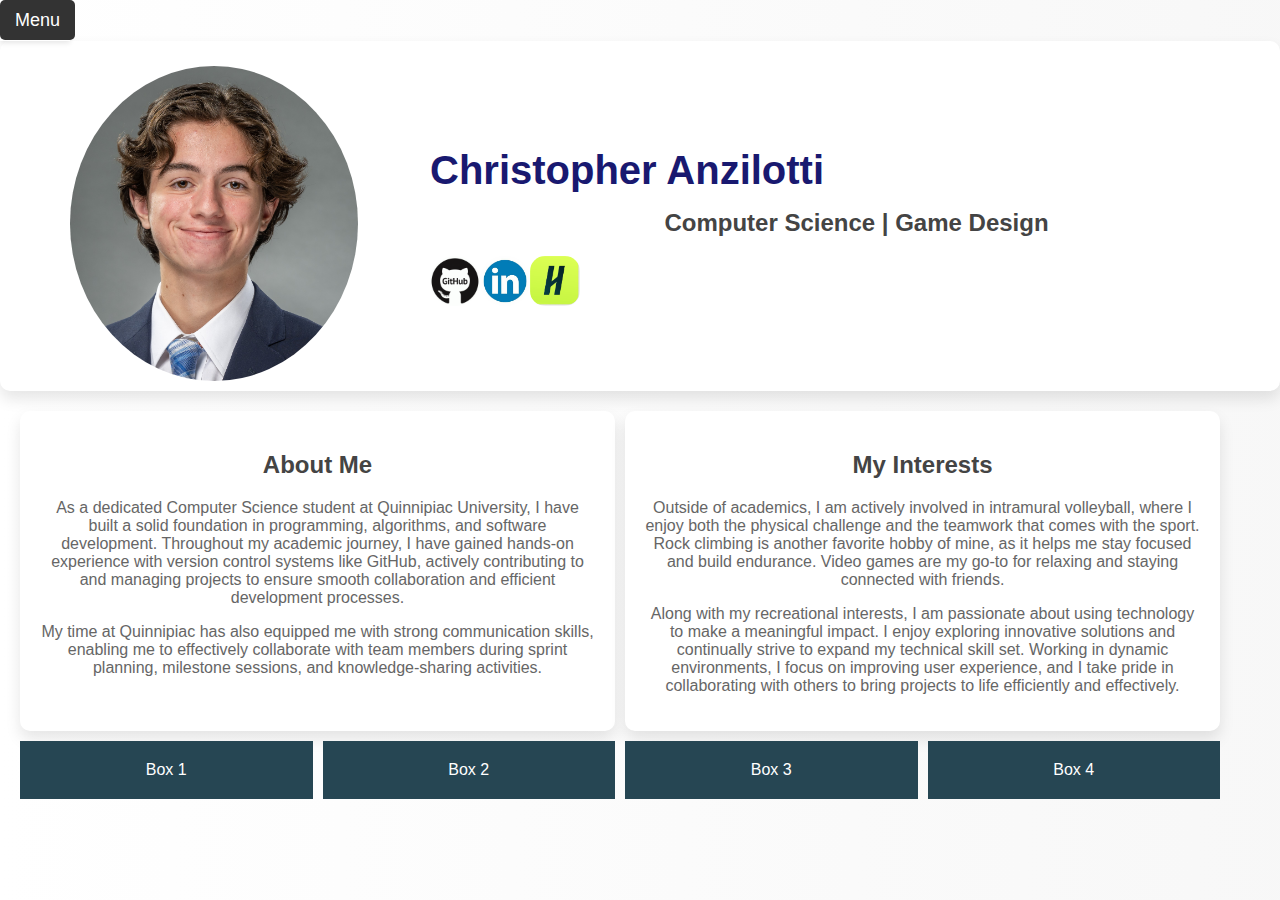
<file: docs/index.html>
<html lang="en">
    <head>
        <title>Chris - Home Page</title>
        <link type="text/css" href="css/styles.css" rel="stylesheet"/>
        <link href="https://fonts.googleapis.com/css2?family=IBM+Plex+Sans:ital,wght@0,100;0,200;0,300;0,400;0,500;0,600;0,700;1,100;1,200;1,300;1,400;1,500;1,600;1,700&family=Mulish:ital,wght@0,200..1000;1,200..1000&display=swap" rel="stylesheet">
        <link href="https://fonts.googleapis.com/css2?family=IBM+Plex+Sans:ital,wght@0,100;0,200;0,300;0,400;0,500;0,600;0,700;1,100;1,200;1,300;1,400;1,500;1,600;1,700&family=Mulish:ital,wght@0,200..1000;1,200..1000&family=Roboto:ital,wght@0,100;0,300;0,400;0,500;0,700;0,900;1,100;1,300;1,400;1,500;1,700;1,900&family=Ruge+Boogie&display=swap" rel="stylesheet">
        <meta charset="UTF-8">
        <meta name="viewport" content="width=device-width, initial-scale=1.0">
    </head>

<body class="background">



    <!-- Navigation Wrapper -->
    <div class="navigation-wrapper">
        <a href="#menu-toggle" id="menu-toggle">Menu</a>
        <nav id="primary-nav" class="site-nav">
            <ul>
                <li><a href="java.html">Java</a></li>
                <li><a href="unity.html">Unity</a></li>
                <li><a href="writings.html">Writings</a></li>
                <li><a href="/about/">Resume</a></li>
            </ul>
        </nav>
    </div>

    <!-- Rest of your page content -->
    <div class="topbar">
        <div>
            <img class="headshot" src="img/headshot.jpg" alt="Image of Me">
        </div>
        <div class="textContainer">
            <h1 class="ChrisName">Christopher Anzilotti</h1>
            <h2 class="degree">Computer Science | Game Design</h2>
            <div class="imageContainer">
                <a href="https://github.com/AnzilottiChristopher?tab=repositories" target="_blank">
                    <img class="githubLogo" src="img/gitHubLogo.gif" alt="GitHub Logo">
                </a>
                <a href="https://www.linkedin.com/in/christopher-anzilotti-668abb294/" target="_blank">
                    <img class="linkedInLogo" src="img/linkedIn.jfif" alt="LinkedIn Logo">
                </a>
                <a href="https://quinnipiac.joinhandshake.com/profiles/48096437" target="_blank">
                    <img class="HandShakeLogo" src="img/handshake-logo.png" alt="HandShake Logo">
                </a>
            </div>
        </div>
    </div>

    <!-- Grid Layout Section Added -->
    <div class="container">
        <div class="grid-container">
            <section class="section1">
                <h2>About Me</h2>
                <p>
                    As a dedicated Computer Science student at Quinnipiac University, I have built a solid foundation in programming, algorithms, and software development. Throughout my academic journey, I have gained hands-on experience with version control systems like GitHub, actively contributing to and managing projects to ensure smooth collaboration and efficient development processes.
                </p>
                <p>
                    My time at Quinnipiac has also equipped me with strong communication skills, enabling me to effectively collaborate with team members during sprint planning, milestone sessions, and knowledge-sharing activities.
                </p>
            </section>

            <section class="section2">
                <h2>My Interests</h2>
                <p>
                    Outside of academics, I am actively involved in intramural volleyball, where I enjoy both the physical challenge and the teamwork that comes with the sport. Rock climbing is another favorite hobby of mine, as it helps me stay focused and build endurance. Video games are my go-to for relaxing and staying connected with friends.
                </p>
                <p>
                    Along with my recreational interests, I am passionate about using technology to make a meaningful impact. I enjoy exploring innovative solutions and continually strive to expand my technical skill set. Working in dynamic environments, I focus on improving user experience, and I take pride in collaborating with others to bring projects to life efficiently and effectively.
                </p>
            </section>

            <div class="box">Box 1</div>
            <div class="box">Box 2</div>
            <div class="box">Box 3</div>
            <div class="box">Box 4</div>
        </div>
    </div>



</body>
</html>
</file>
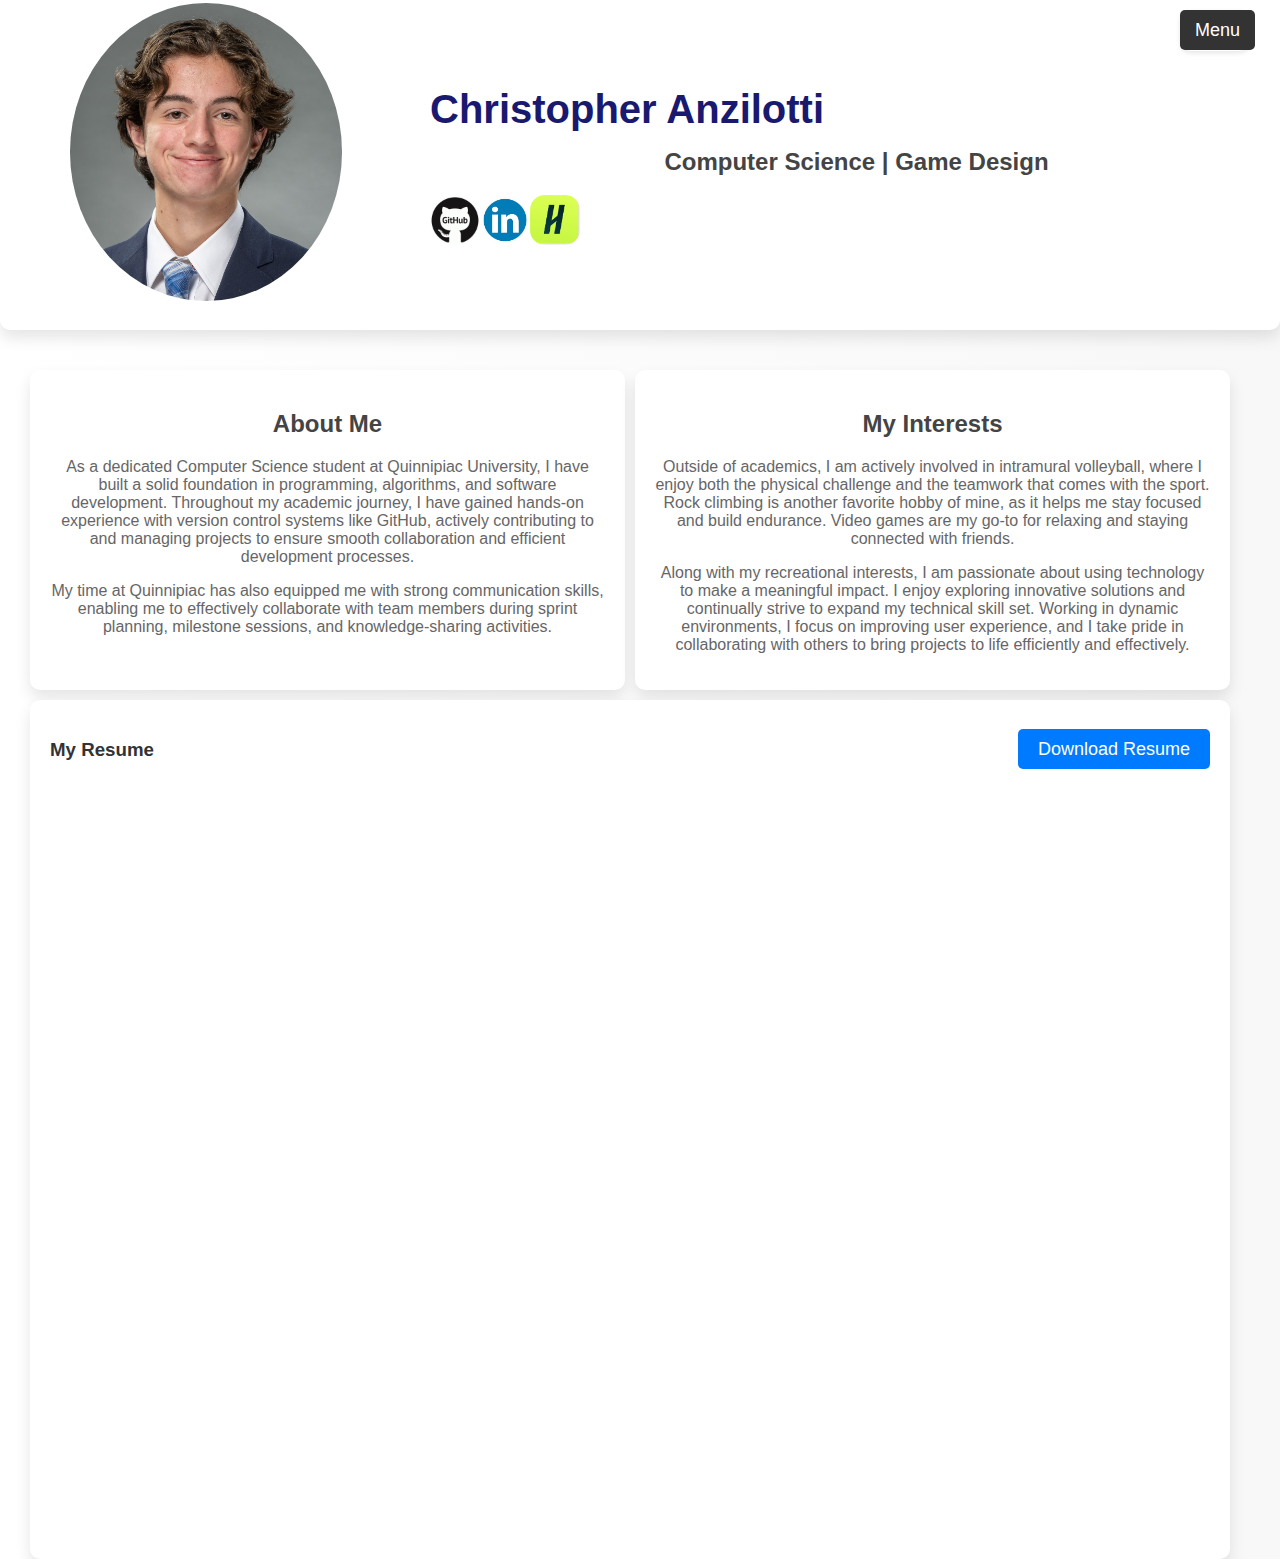
<file: docs/home.html>
<html lang="en">
    <head>
        <title>Chris - Home Page</title>
        <link type="text/css" href="styles.css" rel="stylesheet"/>
        <link href="https://fonts.googleapis.com/css2?family=IBM+Plex+Sans:ital,wght@0,100;0,200;0,300;0,400;0,500;0,600;0,700;1,100;1,200;1,300;1,400;1,500;1,600;1,700&family=Mulish:ital,wght@0,200..1000;1,200..1000&display=swap" rel="stylesheet">
        <link href="https://fonts.googleapis.com/css2?family=IBM+Plex+Sans:ital,wght@0,100;0,200;0,300;0,400;0,500;0,600;0,700;1,100;1,200;1,300;1,400;1,500;1,600;1,700&family=Mulish:ital,wght@0,200..1000;1,200..1000&family=Roboto:ital,wght@0,100;0,300;0,400;0,500;0,700;0,900;1,100;1,300;1,400;1,500;1,700;1,900&family=Ruge+Boogie&display=swap" rel="stylesheet">
        <meta charset="UTF-8">
        <meta name="viewport" content="width=device-width, initial-scale=1.0">
    </head>

<body class="background">
    <!-- Hidden Nav -->
    <div class="hamburger-menu" id="menu-hamburger" onclick="toggleMenu()">&#9776;</div>

    <!-- New Navigation Menu (Initially hidden) -->
    <nav id="hidden-nav" class="site-nav">
        <ul>
            <li><a href="java.html">Java</a></li>
            <li><a href="unity.html">Unity</a></li>
            <li><a href="writings.html">Writings</a></li>
        </ul>
    </nav>
    

    <!-- Navigation Wrapper -->
    <div class="navigation-wrapper" id="navigation">
        <a href="#" id="menu-toggle">Menu</a>
        <nav id="primary-nav" class="site-nav">
            <ul>
                <li><a href="java.html">Java</a></li>
                <li><a href="unity.html">Unity</a></li>
                <li><a href="writings.html">Writings</a></li>
            </ul>
        </nav>
    </div>

    <!-- Rest of your page content -->
    <div class="topbar">
        <div>
            <img class="headshot" src="img/headshot.jpg" alt="Image of Me">
        </div>
        <div class="textContainer">
            <h1 class="ChrisName">Christopher Anzilotti</h1>
            <h2 class="degree">Computer Science | Game Design</h2>
            <div class="imageContainer">
                <a href="https://github.com/AnzilottiChristopher?tab=repositories" target="_Chris">
                    <img class="githubLogo" src="img/gitHubLogo.gif" alt="GitHub Logo">
                </a>
                <a href="https://www.linkedin.com/in/christopher-anzilotti-668abb294/" target="_Chris">
                    <img class="linkedInLogo" src="img/linkedIn.jfif" alt="LinkedIn Logo">
                </a>
                <a href="https://quinnipiac.joinhandshake.com/profiles/48096437" target="_Chris">
                    <img class="HandShakeLogo" src="img/handshake-logo.png" alt="HandShake Logo">
                </a>
            </div>
        </div>
    </div>

    <!-- Grid Layout Section Added -->
    <div class="container">
        <div class="grid-container">
            <section class="section1">
                <h2>About Me</h2>
                <p>
                    As a dedicated Computer Science student at Quinnipiac University, I have built a solid foundation in programming, algorithms, and software development. Throughout my academic journey, I have gained hands-on experience with version control systems like GitHub, actively contributing to and managing projects to ensure smooth collaboration and efficient development processes.
                </p>
                <p>
                    My time at Quinnipiac has also equipped me with strong communication skills, enabling me to effectively collaborate with team members during sprint planning, milestone sessions, and knowledge-sharing activities.
                </p>
            </section>
    
            <section class="section2">
                <h2>My Interests</h2>
                <p>
                    Outside of academics, I am actively involved in intramural volleyball, where I enjoy both the physical challenge and the teamwork that comes with the sport. Rock climbing is another favorite hobby of mine, as it helps me stay focused and build endurance. Video games are my go-to for relaxing and staying connected with friends.
                </p>
                <p>
                    Along with my recreational interests, I am passionate about using technology to make a meaningful impact. I enjoy exploring innovative solutions and continually strive to expand my technical skill set. Working in dynamic environments, I focus on improving user experience, and I take pride in collaborating with others to bring projects to life efficiently and effectively.
                </p>
            </section>
            
            <section class="pdf-viewer">
                <div class="ResumeSection">        
                    <h3>My Resume</h3>
                    <p><a href="AnzilottiResume.pdf" target="_blank" download>Download Resume</a></p>
                </div>
                <div class="pdf-container">
                    <iframe src="AnzilottiResume.pdf#zoom=120" class="pdf-embed"></iframe>
                </div>
            </section>
        </div>
    </div>
    <script src = "hamburger.js"></script>

</body>
</html>
</file>
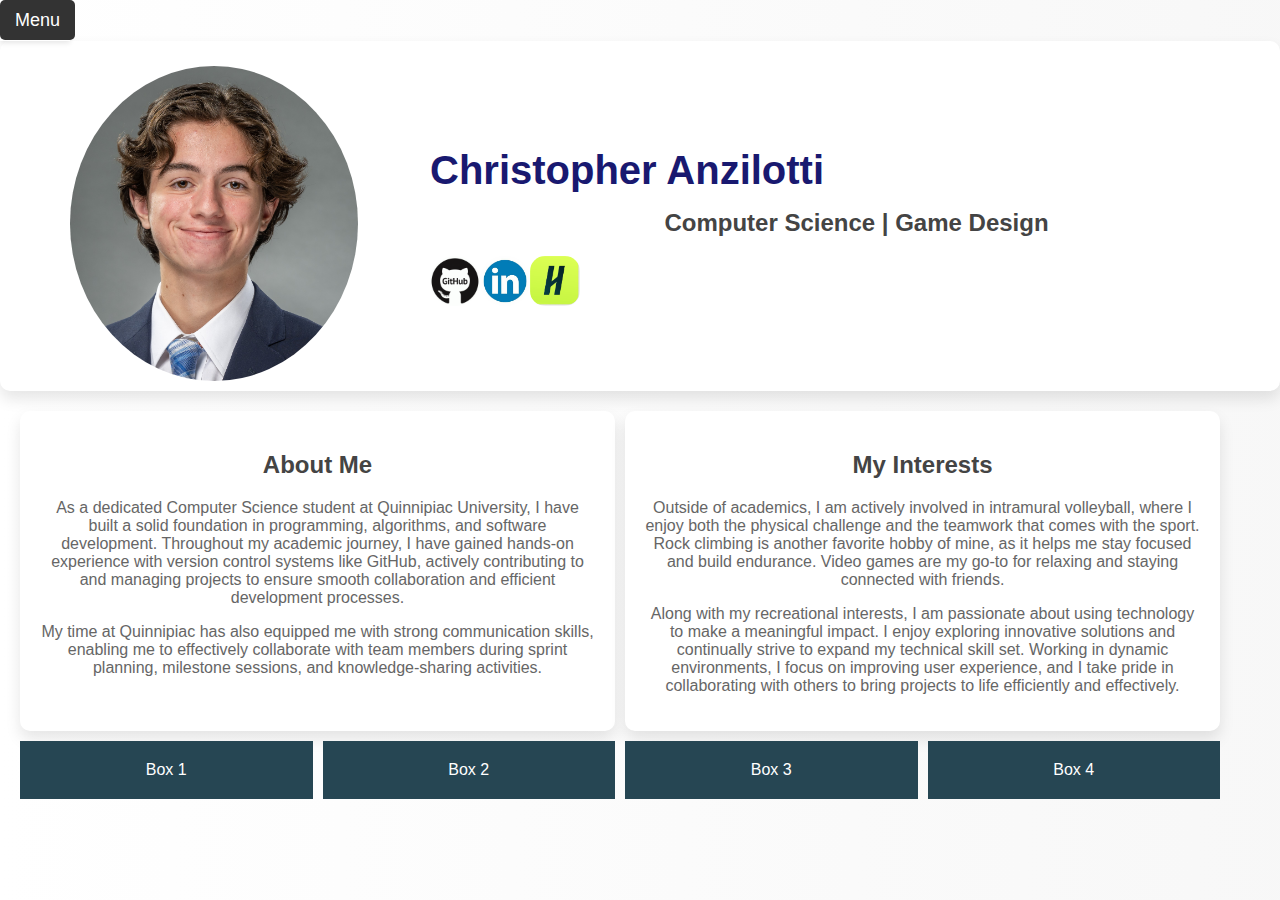
<file: html/home.html>
<html lang="en">
    <head>
        <title>Chris - Home Page</title>
        <link type="text/css" href="../css/styles.css" rel="stylesheet"/>
        <link href="https://fonts.googleapis.com/css2?family=IBM+Plex+Sans:ital,wght@0,100;0,200;0,300;0,400;0,500;0,600;0,700;1,100;1,200;1,300;1,400;1,500;1,600;1,700&family=Mulish:ital,wght@0,200..1000;1,200..1000&display=swap" rel="stylesheet">
        <link href="https://fonts.googleapis.com/css2?family=IBM+Plex+Sans:ital,wght@0,100;0,200;0,300;0,400;0,500;0,600;0,700;1,100;1,200;1,300;1,400;1,500;1,600;1,700&family=Mulish:ital,wght@0,200..1000;1,200..1000&family=Roboto:ital,wght@0,100;0,300;0,400;0,500;0,700;0,900;1,100;1,300;1,400;1,500;1,700;1,900&family=Ruge+Boogie&display=swap" rel="stylesheet">
        <meta charset="UTF-8">
        <meta name="viewport" content="width=device-width, initial-scale=1.0">
    </head>

<body class="background">



    <!-- Navigation Wrapper -->
    <div class="navigation-wrapper">
        <a href="#menu-toggle" id="menu-toggle">Menu</a>
        <nav id="primary-nav" class="site-nav">
            <ul>
                <li><a href="java.html">Java</a></li>
                <li><a href="unity.html">Unity</a></li>
                <li><a href="writings.html">Writings</a></li>
                <li><a href="/about/">Resume</a></li>
            </ul>
        </nav>
    </div>

    <!-- Rest of your page content -->
    <div class="topbar">
        <div>
            <img class="headshot" src="../img/headshot.jpg" alt="Image of Me">
        </div>
        <div class="textContainer">
            <h1 class="ChrisName">Christopher Anzilotti</h1>
            <h2 class="degree">Computer Science | Game Design</h2>
            <div class="imageContainer">
                <a href="https://github.com/AnzilottiChristopher?tab=repositories" target="_blank">
                    <img class="githubLogo" src="../img/gitHubLogo.gif" alt="GitHub Logo">
                </a>
                <a href="https://www.linkedin.com/in/christopher-anzilotti-668abb294/" target="_blank">
                    <img class="linkedInLogo" src="../img/linkedIn.jfif" alt="LinkedIn Logo">
                </a>
                <a href="https://quinnipiac.joinhandshake.com/profiles/48096437" target="_blank">
                    <img class="HandShakeLogo" src="../img/handshake-logo.png" alt="HandShake Logo">
                </a>
            </div>
        </div>
    </div>

    <!-- Grid Layout Section Added -->
    <div class="container">
        <div class="grid-container">
            <section class="section1">
                <h2>About Me</h2>
                <p>
                    As a dedicated Computer Science student at Quinnipiac University, I have built a solid foundation in programming, algorithms, and software development. Throughout my academic journey, I have gained hands-on experience with version control systems like GitHub, actively contributing to and managing projects to ensure smooth collaboration and efficient development processes.
                </p>
                <p>
                    My time at Quinnipiac has also equipped me with strong communication skills, enabling me to effectively collaborate with team members during sprint planning, milestone sessions, and knowledge-sharing activities.
                </p>
            </section>

            <section class="section2">
                <h2>My Interests</h2>
                <p>
                    Outside of academics, I am actively involved in intramural volleyball, where I enjoy both the physical challenge and the teamwork that comes with the sport. Rock climbing is another favorite hobby of mine, as it helps me stay focused and build endurance. Video games are my go-to for relaxing and staying connected with friends.
                </p>
                <p>
                    Along with my recreational interests, I am passionate about using technology to make a meaningful impact. I enjoy exploring innovative solutions and continually strive to expand my technical skill set. Working in dynamic environments, I focus on improving user experience, and I take pride in collaborating with others to bring projects to life efficiently and effectively.
                </p>
            </section>

            <div class="box">Box 1</div>
            <div class="box">Box 2</div>
            <div class="box">Box 3</div>
            <div class="box">Box 4</div>
        </div>
    </div>



</body>
</html>
</file>
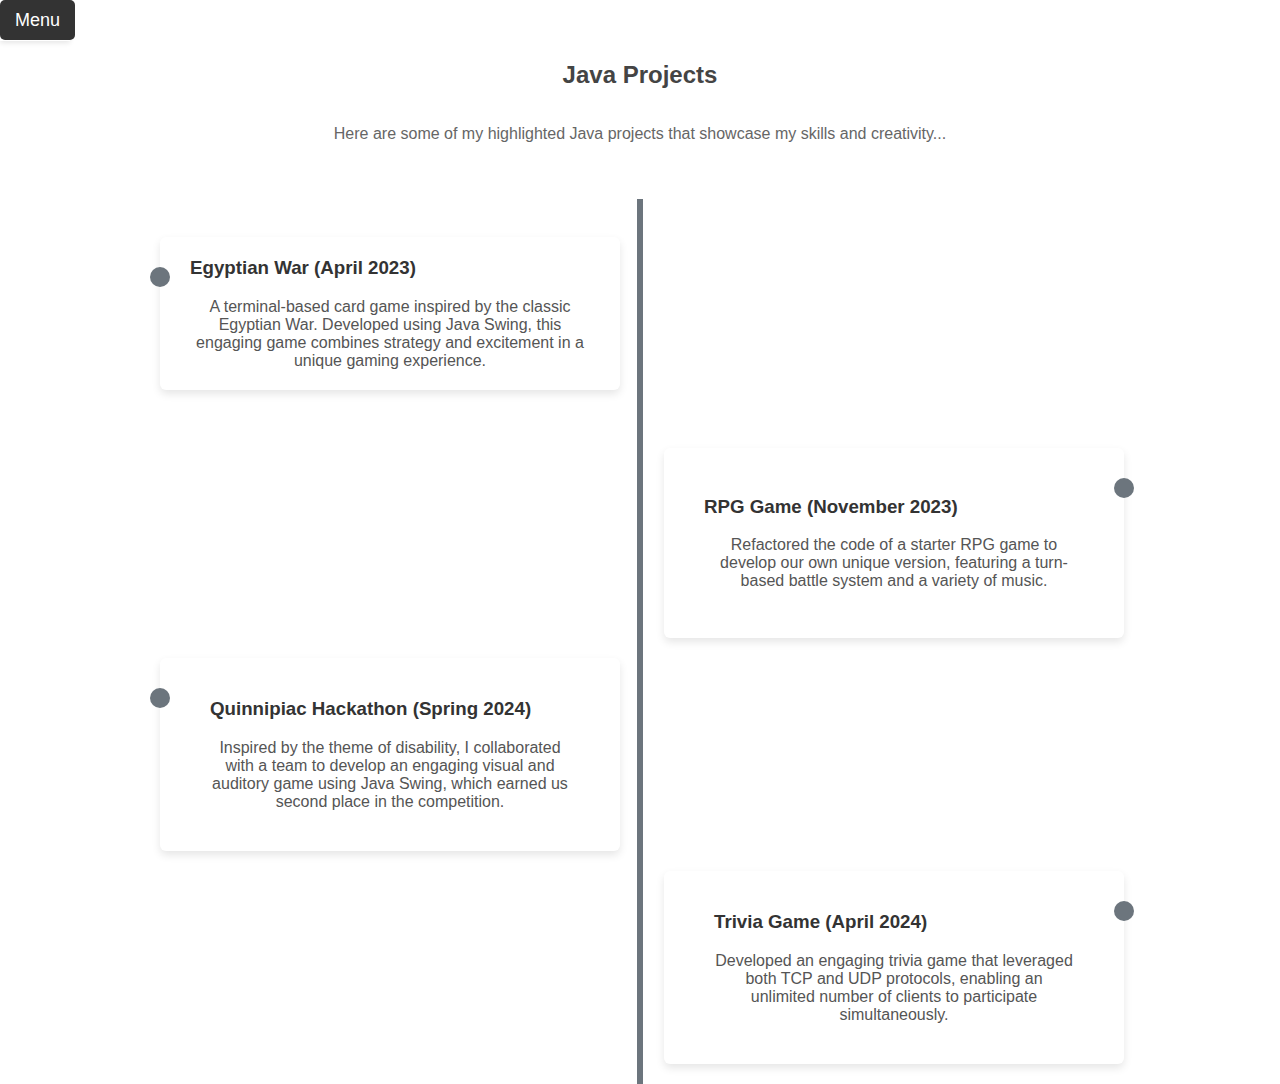
<file: html/java.html>
<html lang="en">
    <head>
        <title>Chris - Java Projects</title>
        <link type="text/css" href="../css/styles.css" rel="stylesheet"/>
    </head>

<body class="background java-page">

    <!-- Navigation Wrapper -->
    <div class="navigation-wrapper">
        <a href="#menu-toggle" id="menu-toggle">Menu</a>
        <nav id="primary-nav" class="site-nav">
            <ul>
                <li><a href="home.html">Home</a></li> <!-- Home link points to home.html -->
                <li><a href="unity.html">Unity</a></li>
                <li><a href="writings.html">Writings</a></li>
                <li><a href="/about/">Resume</a></li>
            </ul>
        </nav>
    </div>

    <!-- Page Content for Java Projects -->
    <h2>Java Projects</h2>
    <p>Here are some of my highlighted Java projects that showcase my skills and creativity...</p>

    <!-- Timeline Section -->
    <div class="timeline">
        <a href="https://github.com/AnzilottiChristopher/SER_CardProject" target="_blank" class="timeline-content">
            <div class="timeline-item">
                <h3>Egyptian War (April 2023)</h3>
                <p>A terminal-based card game inspired by the classic Egyptian War. Developed using Java Swing, this engaging game combines strategy and excitement in a unique gaming experience.</p>
            </div>
        </a>
        <div class="timeline-item">
            <a href="https://github.com/AnzilottiChristopher/SER225_Plasma" target="_blank" class="timeline-content">
                <div class="timeline-content">
                    <h3>RPG Game (November 2023)</h3>
                    <p>Refactored the code of a starter RPG game to develop our own unique version, featuring a turn-based battle system and a variety of music.</p>
                </div>
            </a>
        </div>
        <!-- Add more timeline items here -->
        <div class="timeline-item">
            <div class="timeline-content">
                <a href="https://github.com/PaulZ357/Spring2024Hackathon" target="_blank">
                    <h3>Quinnipiac Hackathon (Spring 2024)</h3>
                    <p>Inspired by the theme of disability, I collaborated with a team to develop an engaging visual and auditory game using Java Swing, which earned us second place in the competition.</p>
                </a>
            </div>
        </div>

        <div class="timeline-item">
            <div class="timeline-content">
                <a href="https://github.com/AnzilottiChristopher/CSC_340_Project2" target="_blank">
                    <h3>Trivia Game (April 2024)</h3>
                    <p>Developed an engaging trivia game that leveraged both TCP and UDP protocols, enabling an unlimited number of clients to participate simultaneously.</p>
                </a>
            </div>
        </div>
    </div>
</body>
</html>
</file>
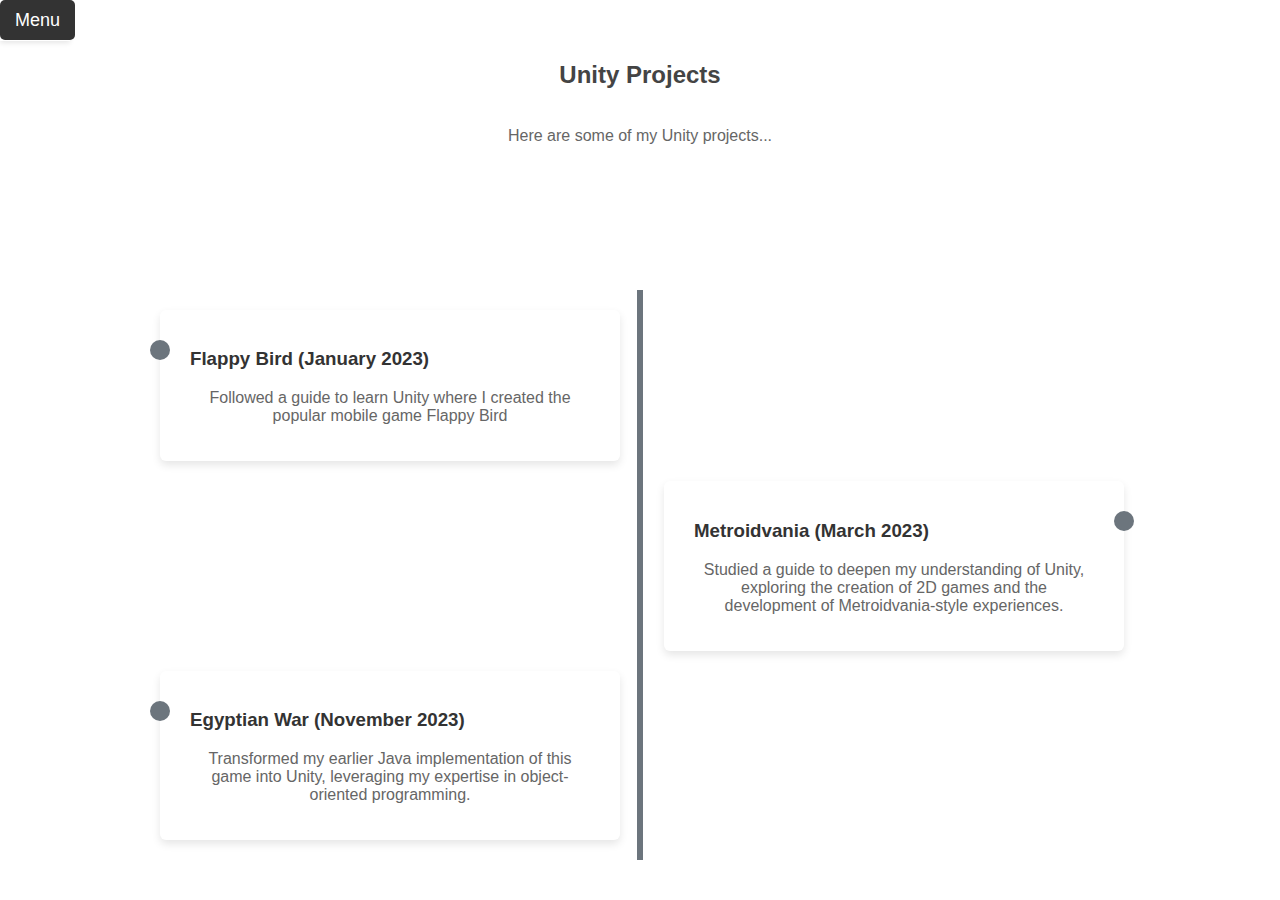
<file: html/unity.html>
<html lang="en">
    <head>
        <title>Chris - Unity Projects</title>
        <link type="text/css" href="../css/styles.css" rel="stylesheet"/>
    </head>

<body class="background java-page">

    <!-- Navigation Wrapper -->
    <div class="navigation-wrapper">
        <a href="#menu-toggle" id="menu-toggle">Menu</a>
        <nav id="primary-nav" class="site-nav">
            <ul>
                <li><a href="home.html">Home</a></li> <!-- Home link points to home.html -->
                <li><a href="java.html">Java</a></li>
                <li><a href="writings.html">Writings</a></li>
                <li><a href="/about/">Resume</a></li>
            </ul>
        </nav>
    </div>

    <!-- Page Content for Unity Projects -->
    <h2>Unity Projects</h2>
    <p>Here are some of my Unity projects...</p>

    <div class="timeline">
        <div class="timeline-item">
            <h3>Flappy Bird (January 2023)</h3>
            <p>Followed a guide to learn Unity where I created the popular mobile game Flappy Bird</p>
        </div>
        <div class="timeline-item">
            <h3>Metroidvania (March 2023)</h3>
            <p>Studied a guide to deepen my understanding of Unity, exploring the creation of 2D games and the development of Metroidvania-style experiences.</p>
        </div>
        <div class="timeline-item">
            <h3>Egyptian War (November 2023)</h3>
            <p>Transformed my earlier Java implementation of this game into Unity, leveraging my expertise in object-oriented programming.</p>
        </div>
    </div>

</body>
</html>
</file>
<file: docs/css/styles.css>
/* ***Containers*** */
.background {
    display: grid;
    grid-template-columns: 1fr;
    grid-template-rows: auto 1fr 2fr; /* Added room for the navigation menu */
    height: 100vh; /* Adjust to fit your full page */
    background: linear-gradient(270deg, #d3d3d3, #e0e0e0, #f5f5f5, #ffffff); /* Lighter shades of gray */
    background-size: 400% 400%; /* Larger size for a smooth transition */
    animation: gradientAnimation 30s ease infinite; /* Adjust the speed (15s) */
}

.java-page {
    background: none; /* Removes the gradient */
    background-color: white; /* Set a plain background or any color you prefer */
}

.topbar {
    display: grid;
    grid-template-columns: 25% auto;
    grid-template-rows: 1fr;
    box-sizing: border-box;
    background-color: white;
    box-shadow: 0 8px 15px rgba(0, 0, 0, 0.1); /* Soft shadow for 3D effect */
    border-radius: 10px; /* Rounded corners for depth */
    transition: transform 0.3s ease, box-shadow 0.3s ease;
}

/*.topbar:hover {
 *    transform: translateY(-10px); /* Slightly lift on hover
 *    box-shadow: 0 12px 20px rgba(0, 0, 0, 0.2); /* Enhance shadow on hover
 * } */

 .headshot {
     border-radius: 50%;
     width: 90%;
     height: 90%;
     object-fit: cover;
     margin-left: 70px;
     margin-top: 25px;
 }

 .textContainer {
     display: grid;
     grid-template-rows: 25% 25% auto;
     grid-template-columns: 100%;
     min-height: 30vh;
     margin-left: 110px;
     margin-top: 80px;
     justify-content: space-between;
 }

 .textContainer2 {
     display: flex;
     flex-direction: column;
     justify-content: center;
     margin-left: 110px;
     margin-top: 80px;
 }

 .imageContainer {
     display: flex;
     justify-content: flex-start;
     height: 50%;
 }

 .githubLogo {
     height: 50px;
     width: 50px;
     border-radius: 50%;
     transition: transform 0.3s ease, box-shadow 0.3s ease;
 }
 .githubLogo:hover {
     transform: translateY(-10px); /* Slightly lift on hover */
     box-shadow: 0 12px 20px rgba(0, 0, 0, 0.2); /* Enhance shadow on hover */
 }

 .linkedInLogo {
     height: 50px;
     width: 50px;
     gap: 10px;
     border-radius: 50%;
     object-fit: cover;
     margin: 0; /* Removes any margin */
     padding: 0; /* Removes any padding */
     transition: transform 0.3s ease, box-shadow 0.3s ease;
 }
 .linkedInLogo:hover {
     transform: translateY(-10px); /* Slightly lift on hover */
     box-shadow: 0 12px 20px rgba(0, 0, 0, 0.2); /* Enhance shadow on hover */
 }


 .HandShakeLogo {
     height: 50px;
     width: 50px;
     gap: 10px;
     border-radius: 15px;
     transition: transform 0.3s ease, box-shadow 0.3s ease;
 }
 .HandShakeLogo:hover{
     transform: translateY(-10px); /* Slightly lift on hover */
     box-shadow: 0 12px 20px rgba(0, 0, 0, 0.2); /* Enhance shadow on hover */
     border-radius: 15px;
 }

 /* ***Text*** */
 .ChrisName {
     color: midnightblue;
     /*font-family: "Mulish";*/
     font-weight: bold;
     font-size: 40px;
     grid-column: 1;
     grid-row: 1;
 }

 .degree {
     grid-column: 1;
     grid-row: 2;
     margin-left: 3px;
 }

 /* ***Navigation Bar*** */
 .navigation-wrapper {
     position: sticky; /* Makes the navigation sticky */
     width: 70px;
     top: 0; /* Sticks to the top when scrolling */
     z-index: 1000; /* Ensures it stays on top of other elements */
     background-color: #fff; /* Optional: give it a background so it doesn't overlap other content */
     padding: 10px 0; /* Adjust padding */
     box-shadow: 0 2px 5px rgba(0, 0, 0, 0.1); /* Optional: adds a shadow for a floating effect */
     margin: 0; /* Remove margin to make it flush with the screen */
 }

 #menu-toggle {
 color: #fff;
 background-color: #333;
 text-decoration: none;
 font-size: 18px;
 cursor: pointer;
 padding: 10px 15px;
 border-radius: 5px;
 }

 .site-nav {
     display: none; /* Initially hidden */
     position: absolute;
     top: 100%; /* Position it directly below the menu toggle */
     left: 0;
     background-color: #333;
     padding: 0;
     margin: 0;
     border-radius: 5px;
     z-index: 100; /* Ensures it stays on top of other content */
 }

 .site-nav ul {
     list-style: none;
     padding: 0;
     margin: 0;
 }

 .site-nav ul li {
     display: block;
 }

 .site-nav ul li a {
     color: #fff;
     text-decoration: none;
     padding: 10px 20px;
     display: block;
 }

 .site-nav ul li a:hover {
     background-color: #444;
 }

 /* Show the dropdown when hovering over the menu toggle or the site-nav */
 #menu-toggle:hover + .site-nav,
 .site-nav:hover {
     display: block; /* Show the dropdown when hovering over the toggle or the dropdown itself */
 }

 /* Optional: Add a smooth drop-down animation */
 .site-nav.animated {
     transition: all 0.3s ease;
 }

 /* ***Responsive Styles*** */
 @media (max-width: 768px) { /* For tablets and smaller devices */
     .topbar {
         grid-template-columns: 1fr; /* Stack elements vertically */
         margin: 0; /* Remove margin to fit better */
     }

     .headshot {
         width: 70%; /* Adjust size of headshot */
         height: auto; /* Maintain aspect ratio */
         margin-left: auto; /* Center horizontally */
         margin-right: auto; /* Center horizontally */
     }

     .textContainer {
         margin-left: 20px; /* Reduce margin */
         margin-top: 40px; /* Reduce margin */
     }

     .textContainer2 {
         margin-left: 20px; /* Reduce margin */
         margin-top: 40px; /* Reduce margin */
     }

     .imageContainer {
         justify-content: center; /* Center icons */
         margin-top: 20px; /* Add some margin at the top */
     }

     .githubLogo,
     .linkedInLogo {
         height: 40px; /* Adjust icon size */
         width: 40px; /* Adjust icon size */
     }

     .ChrisName {
         font-size: 30px; /* Adjust font size for smaller screens */
     }

     .degree {
         font-size: 18px; /* Adjust font size for smaller screens */
     }

     #menu-toggle {
     font-size: 16px; /* Adjust menu font size */
     padding: 8px 14px; /* Adjust padding */
     }
 }

 @media (max-width: 480px) { /* For mobile devices */
     .topbar {
         grid-template-columns: 1fr; /* Stack elements vertically */
     }

     .textContainer {
         margin-left: 10px; /* Reduce margin */
         margin-top: 20px; /* Reduce margin */
     }

     .ChrisName {
         font-size: 24px; /* Further adjust font size */
     }

     .degree {
         font-size: 16px; /* Further adjust font size */
     }

     .githubLogo,
     .linkedInLogo {
         height: 35px; /* Further adjust icon size */
         width: 35px; /* Further adjust icon size */
     }

     #menu-toggle {
     font-size: 14px; /* Further adjust menu font size */
     padding: 6px 12px; /* Further adjust padding */
     }
 }

 /* ***Grid Layout Section Added*** */
 .container {
     width: 100%;
     margin: 20px;
 }

 .grid-container {
     display: grid;
     grid-template-columns: repeat(4, minmax(200px, 1fr));
     grid-gap: 10px;
     max-width: 1200px;
     width: 100%;
 }

 header {
     grid-column: 1 / span 4;
     background-color: #f4a261;
     padding: 20px;
     text-align: center;
 }

 .section1 {
     grid-column: 1 / span 2;
     background-color: white;
     box-shadow: 0 8px 15px rgba(0, 0, 0, 0.1); /* Soft shadow for 3D effect */
     border-radius: 10px; /* Rounded corners for depth */    padding: 20px;

 }

 .section2 {
     grid-column: 3 / span 2;
     background-color: white;
     box-shadow: 0 8px 15px rgba(0, 0, 0, 0.1); /* Soft shadow for 3D effect */
     border-radius: 10px; /* Rounded corners for depth */    padding: 20px;
 }

 .box {
     background-color: #264653;
     color: white;
     padding: 20px;
     text-align: center;
 }

 footer {
     grid-column: 1 / span 4;
     background-color: #2a9d8f;
     padding: 20px;
     text-align: center;
 }

 /* Responsive Design for the grid */
 @media (max-width: 800px) {
     .grid-container {
         grid-template-columns: repeat(2, 1fr);
     }

     .section1, .section2 {
         grid-column: 1 / span 2;
     }
 }

 @media (max-width: 600px) {
     .grid-container {
         grid-template-columns: 1fr;
     }

     .section1, .section2 {
         grid-column: 1 / span 1;
     }

     header, footer {
         grid-column: 1 / span 1;
     }
 }

 /*animated background*/
 @keyframes gradientAnimation {
     0% {
         background-position: 0% 50%;
     }
     50% {
         background-position: 100% 50%;
     }
     100% {
         background-position: 0% 50%;
     }
 }


 /*Timeline*/
 /* General Styles */
 body {
     font-family: Arial, sans-serif;
     background-color: #f4f4f9;
     color: #333;
     margin: 0;
     padding: 0;
 }

 h2 {
     text-align: center;
     color: #444;
     margin-top: 20px;
 }

 p {
     text-align: center;
     color: #666;
 }

 /* Timeline Styles */
 .timeline {
     position: relative;
     max-width: 800px;
     margin: 40px auto;
 }

 .timeline::before {
     content: '';
     position: absolute;
     width: 6px;
     background-color: #6c757d;
     top: 0;
     bottom: 0;
     left: 50%;
     margin-left: -3px;
 }

 .timeline-item {
     padding: 20px 30px;
     position: relative;
     width: 50%;
     border-radius: 6px;
     background-color: #fff;
     box-shadow: 0 4px 8px rgba(0, 0, 0, 0.1);
     margin: 20px 0;
 }

 .timeline-item:nth-child(odd) {
     left: -80px;
 }

 .timeline-item:nth-child(even) {
     left: 53%;
 }

 .timeline-item::before {
     content: '';
     position: absolute;
     width: 20px;
     height: 20px;
     border-radius: 50%;
     background-color: #6c757d;
     top: 30px;
     left: -10px;
 }

 .timeline-item:nth-child(even)::before {
     left: calc(100% - 10px);
 }

 .timeline-content {
     padding: 10px;
     border-radius: 6px;
     background-color: #fff;
     position: relative;
     z-index: 1;
     text-decoration: none;
 }

 .timeline-content h3 {
     margin-top: 0;
     color: #333;
 }

 .timeline-content p {
     margin: 0;
     color: #555;
 }

 .timeline-content a {
     display: block; /* Change to block to make the link take up the full width */
     width: 100%; /* Set width to 100% to occupy the full width of its container */
     padding: 10px; /* Optional: Add padding for a larger clickable area */
     text-decoration: none; /* Removes the underline */
     color: inherit; /* Keeps the text color the same as surrounding text */
     box-sizing: border-box; /* Ensures padding is included in the element's total width */
 }

 /* fonts */

 .mulish {
     font-family: "Mulish", sans-serif;
     font-optical-sizing: auto;
     font-weight: 200;
     font-style: normal;
 }

 .roboto-thin {
     font-family: "Roboto", sans-serif;
     font-weight: 100;
     font-style: normal;
 }

 .roboto-light {
     font-family: "Roboto", sans-serif;
     font-weight: 300;
     font-style: normal;
 }

 .roboto-regular {
     font-family: "Roboto", sans-serif;
     font-weight: 400;
     font-style: normal;
 }

 .roboto-medium {
     font-family: "Roboto", sans-serif;
     font-weight: 500;
     font-style: normal;
 }

 .roboto-bold {
     font-family: "Roboto", sans-serif;
     font-weight: 700;
     font-style: normal;
 }

 .roboto-black {
     font-family: "Roboto", sans-serif;
     font-weight: 900;
     font-style: normal;
 }

 .roboto-thin-italic {
     font-family: "Roboto", sans-serif;
     font-weight: 100;
     font-style: italic;
 }

 .roboto-light-italic {
     font-family: "Roboto", sans-serif;
     font-weight: 300;
     font-style: italic;
 }

 .roboto-regular-italic {
     font-family: "Roboto", sans-serif;
     font-weight: 400;
     font-style: italic;
 }

 .roboto-medium-italic {
     font-family: "Roboto", sans-serif;
     font-weight: 500;
     font-style: italic;
 }

 .roboto-bold-italic {
     font-family: "Roboto", sans-serif;
     font-weight: 700;
     font-style: italic;
 }

 .roboto-black-italic {
     font-family: "Roboto", sans-serif;
     font-weight: 900;
     font-style: italic;
 }
</file>
<file: docs/styles.css>
/* ***Containers*** */
.background {
    display: grid;
    grid-template-columns: 1fr;
    grid-template-rows: auto 1fr 2fr; /* Added room for the navigation menu */
    height: 100vh; /* Adjust to fit your full page */
    background: linear-gradient(270deg, #d3d3d3, #e0e0e0, #f5f5f5, #ffffff); /* Lighter shades of gray */
    background-size: 400% 400%; /* Larger size for a smooth transition */
    animation: gradientAnimation 30s ease infinite; /* Adjust the speed (15s) */
    overflow-x: hidden; /* Hide any horizontal overflow */
}

.java-page {
    background: none; /* Removes the gradient */
    background-color: white; /* Set a plain background or any color you prefer */
}

.topbar {
    display: grid;
    grid-template-columns: 25% auto;
    grid-template-rows: 1fr;
    box-sizing: border-box;
    background-color: white;
    box-shadow: 0 8px 15px rgba(0, 0, 0, 0.1); /* Soft shadow for 3D effect */
    border-radius: 10px; /* Rounded corners for depth */
    transition: transform 0.3s ease, box-shadow 0.3s ease;
    transform: translateY(-20px);
}

/*.topbar:hover {
    transform: translateY(-10px); /* Slightly lift on hover 
    box-shadow: 0 12px 20px rgba(0, 0, 0, 0.2); /* Enhance shadow on hover 
} */

.headshot {
    border-radius: 50%;
    width: 85%;
    height: 85%;
    object-fit: cover;
    margin-left: 70px;
    margin-top: 23px;
}

.textContainer {
    display: grid;
    grid-template-rows: 25% 25% auto;
    grid-template-columns: 100%;
    min-height: 30vh;
    margin-left: 110px;
    margin-top: 80px;
    justify-content: space-between;
}

.textContainer2 {
    display: flex;
    flex-direction: column;
    justify-content: center;
    margin-left: 110px;
    margin-top: 80px;
}

.imageContainer {
    display: flex;
    justify-content: flex-start;
    height: 50%;
}

.githubLogo {
    height: 50px;
    width: 50px;
    border-radius: 50%;
    transition: transform 0.3s ease, box-shadow 0.3s ease;
}
.githubLogo:hover {
    transform: translateY(-10px); /* Slightly lift on hover */
    box-shadow: 0 12px 20px rgba(0, 0, 0, 0.2); /* Enhance shadow on hover */
} 

.linkedInLogo {
    height: 50px;
    width: 50px;
    gap: 10px;
    border-radius: 50%;
    object-fit: cover;
    margin: 0; /* Removes any margin */
    padding: 0; /* Removes any padding */
    transition: transform 0.3s ease, box-shadow 0.3s ease;
}
.linkedInLogo:hover {
    transform: translateY(-10px); /* Slightly lift on hover */
    box-shadow: 0 12px 20px rgba(0, 0, 0, 0.2); /* Enhance shadow on hover */
} 


.HandShakeLogo {
    height: 50px;
    width: 50px;
    gap: 10px;
    border-radius: 15px;
    transition: transform 0.3s ease, box-shadow 0.3s ease;
}
.HandShakeLogo:hover{
    transform: translateY(-10px); /* Slightly lift on hover */
    box-shadow: 0 12px 20px rgba(0, 0, 0, 0.2); /* Enhance shadow on hover */
    border-radius: 15px;
}

/* ***Text*** */
.ChrisName {
    color: midnightblue;
    /*font-family: "Mulish";*/    
    font-weight: bold;
    font-size: 40px;
    grid-column: 1;
    grid-row: 1;
}

.degree {
    grid-column: 1;
    grid-row: 2;
    margin-left: 3px;
}


.smallTopbar {
    display: flex;
    align-items: center;
    justify-content: center;
    box-sizing: border-box;
    background-color: white;
    box-shadow: 0 8px 15px rgba(0, 0, 0, 0.1); /* Same soft shadow for consistency */
    border-radius: 10px;
    padding: 10px 20px; /* Adjust padding for a compact design */
    transition: transform 0.3s ease, box-shadow 0.3s ease;
    transform: translateY(20px);
}

.textContainerSmall {
    text-align: center; /* Center-align text for a balanced appearance */
}

.ChrisNameSmall {
    font-size: 1.5em; /* Smaller font size for the name */
    margin: 0;
}

.minorOnly {
    font-size: 1em; /* Adjust font size for minor */
    margin: 0;
    color: gray; /* Optional: Differentiate the minor text with a subtler color */
}

/* ***Navigation Bar*** */
.navigation-wrapper {
    position: fixed; /* Makes the navigation sticky */
    width: 70px;
    top: 10; /* Sticks to the top when scrolling */
    z-index: 200; /* Ensures it stays on top of other elements */
    background-color: #fff; /* Optional: give it a background so it doesn't overlap other content */
    padding: 10px 0; /* Adjust padding */
    box-shadow: 0 2px 5px rgba(0, 0, 0, 0.1); /* Optional: adds a shadow for a floating effect */
    margin: 0; /* Remove margin to make it flush with the screen */
    border-radius: 10px;
    right: 30;
    display: block; /* Always visible on larger screens */
}


#menu-toggle {
    color: #fff;
    background-color: #333;
    text-decoration: none;
    font-size: 18px;
    cursor: pointer;
    padding: 10px 15px;
    border-radius: 5px;
}

.site-nav {
    display: none; /* Initially hidden */
    position: absolute;
    top: 100%; /* Position it directly below the menu toggle */
    left: 0;
    background-color: #333;
    padding: 0;
    margin: 0;
    border-radius: 5px;
    z-index: 200; /* Ensures it stays on top of other content */
}

.site-nav ul {
    list-style: none;
    padding: 0;
    margin: 0;
}

.site-nav ul li {
    display: block;
}

.site-nav ul li a {
    color: #fff;
    text-decoration: none;
    padding: 10px 20px;
    display: block;
}

.site-nav ul li a:hover {
    background-color: #444;
}

/* Show the dropdown when hovering over the menu toggle or the site-nav */
#menu-toggle:hover + .site-nav,
.site-nav:hover {
    display: block; /* Show the dropdown when hovering over the toggle or the dropdown itself */
}

/* Optional: Add a smooth drop-down animation */
.site-nav.animated {
    transition: all 0.3s ease;
}

/* Hamburger Menu */
.hamburger-menu {
    display: none; /* Hidden by default */
    position: sticky;
    top: 10px;
    left: 10px; /* Move it from the left side */
    font-size: 24px; /* Set the size of the hamburger icon */
    cursor: pointer;
    z-index: 200; /* Ensure it stays on top */
}


/* Hidden Nav */
/* Initially hide the new nav menu */
#hidden-nav {
    display: none; /* Hidden by default */
    position: absolute;
    top: 10%; /* Position it below the hamburger */
    left: 0.5%;
    background-color: #333;
    padding: 0;
    margin: 0;
    border-radius: 5px;
    z-index: 200; /* Ensure it stays on top */
}

/* #hidden-nav ul {
    list-style: none;
    padding: 0;
    margin: 0;
}

#hidden-nav ul li {
    display: block;
} */

/* #hidden-nav ul li a {
    color: #fff;
    text-decoration: none;
    padding: 10px 20px;
    display: block;
} */

#hidden-nav ul li a:hover {
    background-color: #444;
}




/* ***Responsive Styles*** */
@media (max-width: 768px) { /* For tablets and smaller devices */
    .topbar {
        grid-template-columns: 1fr; /* Stack elements vertically */
        margin: 0; /* Remove margin to fit better */
    }
    .headshot {
        width: 40%; /* Adjust size of headshot */
        height: auto; /* Maintain aspect ratio */
        margin-left: auto; /* Center horizontally */
        margin-right: auto; /* Center horizontally */        
    }
    .section1, .section2{
        margin-left: 40px;
    }
    .textContainer {
        margin-left: 20px; /* Reduce margin */
        margin-top: 40px; /* Reduce margin */
    }

    .textContainer2 {
        margin-left: 20px; /* Reduce margin */
        margin-top: 40px; /* Reduce margin */
    }

    .imageContainer {
        justify-content: center; /* Center icons */
        margin-top: 20px; /* Add some margin at the top */
    }

    .githubLogo,
    .linkedInLogo,
    .HandShakeLogo {
        height: 40px; /* Adjust icon size */
        width: 40px; /* Adjust icon size */
    }

    .ChrisName {
        font-size: 30px; /* Adjust font size for smaller screens */
    }

    .degree {
        font-size: 18px; /* Adjust font size for smaller screens */
    }
    /* Ensure the pdf-viewer container is responsive */
    .pdf-viewer {
        background-color: white;
        box-shadow: 0 8px 15px rgba(0, 0, 0, 0.1); /* Soft shadow for 3D effect */
        border-radius: 10px; /* Rounded corners for depth */
        padding: 20px;
        width: 90%; /* Allow it to shrink to 90% of the container */
        max-width: 90%; /* Ensure it doesn't exceed 90% */
        margin: 0 auto; /* Center the PDF viewer */
        box-sizing: border-box; /* Include padding and border in width calculation */
        overflow: hidden; /* Prevent overflow */
        margin-left: 8%; /* Move it a little to the right */

    }

    .pdf-container {
        display: none;
    }

    /* Style the resumesection inside the PDF viewer */
    .resumesection {
        width: 100%; /* Allow the section to take full width */
        max-width: 100%; /* Prevent it from growing larger than its container */
        padding: 20px;
        box-sizing: border-box;
    }

    /* Ensure content within resumesection shrinks properly */
    .resumesection h2, .resumesection p {
        font-size: 1rem; /* Adjust font size for smaller screens */
        margin: 0 auto;
        width: 100%;
        box-sizing: border-box;
    }

    /* Adjust layout of resumesection for smaller screens */
    .resumesection .section {
        margin-bottom: 20px; /* Add space between sections */
        padding: 10px;
    }
    .navigation-wrapper{
        display: none; /* Hidden by default on small screens */
        position: fixed;
        top: 0;
        right: 0;
        width: 60%; /* Adjust width as needed */
        height: 100%;
        background-color: #333;
        flex-direction: column;
        align-items: center;
        justify-content: center;
        padding: 20px;
    }
    /* Display the hamburger menu on smaller screens */
    .site-nav {
        display: none; /* Ensure hidden on small screens */
        position: fixed; /* Change to fixed so it stays on the screen */
        top: 0;
        right: 0;
        width: 30%; /* Adjust width as needed */
        height: 40%; /* Full height of the viewport */
        background-color: #333;
        flex-direction: column;
        align-items: center;
        justify-content: center;
        padding: 20px;
        z-index: 200;
        transition: transform 0.3s ease; /* Smooth transition when opening */
        transform: translateX(100%); /* Initially off-screen to the right */
    }
    
    .site-nav.active {
        display: block; /* Show dropdown when active */
        transform: translateX(0); /* Move into view */
    }
    
    #hidden-nav.active {
        display: block; /* Show the nav */
        position: fixed; /* Keep it fixed on the screen */
        top: 70;
        right: 0;
        width: 25%; /* Adjust width as needed */
        height: 15%; /* Full height of the viewport */
        background-color: #333;
        z-index: 200;
        transform: translateX(0); /* Ensure it moves into view */
    }
    
    /* For the hamburger menu */
    .hamburger-menu {
        display: block;
        color: white;
        background-color: #333;
        padding: 10px;
        border-radius: 5px;
        width: auto; /* Let the width adjust to the content */
        height: auto; /* Let the height adjust to the content */
        top: 2%;
        left: 10px;
        position: fixed; /* Keep it fixed on the screen */
        z-index: 250;
    }
    
    #menu-toggle {
        font-size: 16px; /* Adjust menu font size */
        padding: 8px 14px; /* Adjust padding */
    }
    .timeline {
        margin: 20px auto; /* Reduce margin */
        padding: 0 20px; /* Add padding for better spacing on smaller screens */
    }

    .timeline-item {
        width: 100%; /* Make the timeline items full width */
        left: 0; /* Remove any left positioning */
        margin-left: 0; /* Remove margin */
    }

    .timeline-item:nth-child(even) {
        left: 0; /* Align with the other items */
    }

    .timeline::before {
        left: 20px; /* Position the timeline line a bit to the left */
    }

    .timeline-item::before {
        left: -30px; /* Position the marker correctly relative to the new layout */
    }
}

@media (max-width: 480px) { /* For mobile devices */
    .topbar {
        grid-template-columns: 1fr; /* Stack elements vertically */
    }

    .textContainer {
        margin-left: 10px; /* Reduce margin */
        margin-top: 20px; /* Reduce margin */
    }

    .ChrisName {
        font-size: 24px; /* Further adjust font size */
    }

    .degree {
        font-size: 16px; /* Further adjust font size */
    }

    .site-nav {
        display: none; /* Ensure hidden on small screens */
    }

    .site-nav.active {
        display: block; /* Show dropdown when active */
    }
    #hidden-nav.active {
        display: block; /* Show the nav */
    }
    .githubLogo,
    .linkedInLogo {
        height: 35px; /* Further adjust icon size */
        width: 35px; /* Further adjust icon size */
    }
    .navigation-wrapper{
        top: 10;
        left: 10;
    }
    #menu-toggle {
        font-size: 14px; /* Further adjust menu font size */
        padding: 6px 12px; /* Further adjust padding */
    }
    .timeline {
        margin: 10px auto; /* Further reduce margin */
        padding: 0 10px; /* Add padding for better spacing on smaller screens */
    }

    .timeline-item {
        width: 100%; /* Make timeline items full width */
        left: 0; /* Remove any left positioning */
        margin-left: 0;
    }

    .timeline-item::before {
        left: -15px; /* Adjust marker to fit with the new alignment */
    }

    .timeline::before {
        left: 15px; /* Adjust the vertical line to fit within the new layout */
    }
}

/* ***Grid Layout Section Added*** */
.container {
    width: 100%;
    margin: 20px;
    transform: translate(10px);
}

.grid-container {
    display: grid;
    grid-template-columns: repeat(4, minmax(200px, 1fr));
    grid-gap: 10px;
    max-width: 1200px;
    width: 100%;
}

header {
    grid-column: 1 / span 4;
    background-color: #f4a261;
    padding: 20px;
    text-align: center;
}

.section1 {
    grid-column: 1 / span 2;
    background-color: white;
    box-shadow: 0 8px 15px rgba(0, 0, 0, 0.1); /* Soft shadow for 3D effect */
    border-radius: 10px; /* Rounded corners for depth */    padding: 20px;
    
}

.section2 {
    grid-column: 3 / span 2;
    background-color: white;
    box-shadow: 0 8px 15px rgba(0, 0, 0, 0.1); /* Soft shadow for 3D effect */
    border-radius: 10px; /* Rounded corners for depth */    padding: 20px;
}

.box {
    background-color: #264653;
    color: white;
    padding: 20px;
    text-align: center;
}

.footer {
    background-color: #f1f1f1; /* Light gray background */
    padding: 20px 10px; /* Add padding for spacing */
    text-align: center; /* Center-align content */
    border-top: 2px solid #ddd; /* Subtle top border */
    font-size: 0.9em; /* Slightly smaller font size */
    color: #333; /* Dark gray text */
}

.footer-container {
    max-width: 800px;
    margin: 0 auto; /* Center the footer content */
}

.footer-text {
    font-weight: bold;
    margin-bottom: 10px;
}

.footer-links {
    list-style-type: none; /* Remove bullets */
    padding: 0; /* Remove padding */
    margin: 0; /* Remove margin */
}

.footer-links li {
    margin: 5px 0; /* Add spacing between items */
}

.footer-links a {
    color: #0073e6; /* Blue link color */
    text-decoration: none; /* Remove underline */
    transition: color 0.3s ease; /* Smooth color transition */
}

.footer-links a:hover {
    color: #005bb5; /* Darker blue on hover */
}


/* Make pdf-viewer section span across both columns */
.pdf-viewer {
    grid-column: 1 / span 4; /* Spans across two columns */
    background-color: white;
    box-shadow: 0 8px 15px rgba(0, 0, 0, 0.1); /* Soft shadow for 3D effect */
    border-radius: 10px; /* Rounded corners for depth */    padding: 20px;
}
.pdf-embed {
    width: 100%;
    height: 800px; /* Adjust as needed */
    border: none;
    transform-origin: top left; /* Keeps zoom in the upper left corner */
}


/* Centering the PDF viewer and making it larger */
.pdf-container {
    display: flex;
    justify-content: center;
    align-items: center;
    width: 100%; /* Adjust width as needed */
    margin: 0 auto;
    padding: 20px 0;
    
}
.pdf-viewer a {
    padding: 10px 20px;
    background-color: #007BFF;
    color: white;
    text-decoration: none;
    border-radius: 5px;
    font-size: 18px;
    text-align: center;
}

.pdf-container iframe {
    border: none;
    width: 100%;
    height: 80vh;
}
.resumeSection{
    display: flex;
    gap: 10px; /* Adds space between the two h3 elements */
    align-items: center; /* Aligns items vertically if needed */
    justify-content: space-between; /* Distributes items with space between */
    width: 100%;
}

/* Responsive Design for the grid */
@media (max-width: 800px) {
    .grid-container {
        grid-template-columns: repeat(2, 1fr);
    }
    .headshot{
        width: 35%;
    }

    .container{
        margin: 0;
    }
    .section1, .section2 {
        grid-column: 1 / span 2;
        /* transform: translateX(-30px); */
        margin: 0;

    }
     .pdf-container iframe {
        display: none; /* Hide the iframe */
    }

    .pdf-viewer {
        grid-column: span 2; /* Make the pdf-viewer span both columns */
        display: flex;
        flex-direction: column;
        align-items: center; /* Center the content */
        padding: 10px;
        width: 100%;
        justify-content: center;
        margin-left: 20;
    }

    .pdf-viewer a {
        padding: 10px 20px;
        background-color: #007BFF;
        color: white;
        text-decoration: none;
        border-radius: 5px;
        font-size: 18px;
        text-align: center;
    }

    .pdf-viewer a:hover {
        background-color: #0056b3;
    }
    .site-nav {
        display: none; /* Ensure hidden on small screens */
    }

    .site-nav.active {
        display: block; /* Show dropdown when active */
    }
    #hidden-nav.active {
        display: block; /* Show the nav */
    }
}

@media (max-width: 600px) {
    .grid-container {
        grid-template-columns: 1fr;
        transform: translateX(-30px);
    }

    .section1, .section2 {
        grid-column: 1 / span 1;
    }

    header, footer {
        grid-column: 1 / span 1;
    }
    .site-nav {
        display: none; /* Ensure hidden on small screens */
    }

    .site-nav.active {
        display: block; /* Show dropdown when active */
    }
    #hidden-nav.active {
        display: block; /* Show the nav */
    }
}

/*animated background*/
@keyframes gradientAnimation {
    0% {
        background-position: 0% 50%;
    }
    50% {
        background-position: 100% 50%;
    }
    100% {
        background-position: 0% 50%;
    }
}


/*Timeline*/
/* General Styles */
body {
    font-family: Arial, sans-serif;
    background-color: #f4f4f9;
    color: #333;
    margin: 0;
    padding: 0;
}

h2 {
    text-align: center;
    color: #444;
    margin-top: 20px;
}

p {
    text-align: center;
    color: #666;
}

/* Timeline Styles */
.timeline {
    position: relative;
    max-width: 800px;
    margin: 40px auto;
}

.timeline::before {
    content: '';
    position: absolute;
    width: 6px;
    background-color: #6c757d;
    top: 0;
    bottom: 0;
    left: 50%;
    margin-left: -3px;
}

.timeline-item {
    padding: 20px 30px;
    position: relative;
    width: 50%;
    border-radius: 6px;
    background-color: #fff;
    box-shadow: 0 4px 8px rgba(0, 0, 0, 0.1);
    margin: 20px 0;
}

.timeline-item:nth-child(odd) {
    left: -80px;
}

.timeline-item:nth-child(even) {
    left: 53%;
}

.timeline-item::before {
    content: '';
    position: absolute;
    width: 20px;
    height: 20px;
    border-radius: 50%;
    background-color: #6c757d;
    top: 30px;
    left: -10px;
}
.timeline-item:hover{
    animation: pulse 1.5s infinite;
    cursor: pointer; 
}

.timeline-item:nth-child(even)::before {
    left: calc(100% - 10px);
}

.timeline-content {
    padding: 10px;
    border-radius: 6px;
    background-color: #fff;
    position: relative;
    z-index: 1;
    text-decoration: none; 
    animation: none;
}

/* .timeline-content:hover{
    animation: pulse 1.5s infinite;
    cursor: pointer; 
} */
@keyframes pulse {
    0% {
        transform: scale(1);
    }
    50% {
        transform: scale(1.03); /* Slightly grow */
    }
    100% {
        transform: scale(1);
    }
}

.timeline-content h3 {
    margin-top: 0;
    color: #333;
}

.timeline-content p {
    margin: 0;
    color: #555;
}

.timeline-content a {
    display: block; /* Change to block to make the link take up the full width */
    width: 100%; /* Set width to 100% to occupy the full width of its container */
    padding: 10px; /* Optional: Add padding for a larger clickable area */
    text-decoration: none; /* Removes the underline */
    color: inherit; /* Keeps the text color the same as surrounding text */
    box-sizing: border-box; /* Ensures padding is included in the element's total width */
}

/* Popup */
/* Popup container */
.popup {
    display: none; /* Hidden by default */
    position: fixed; /* Stay in place */
    z-index: 1000; /* Ensure it's above other elements */
    left: 0;
    top: 0;
    
    width: 100%; /* Full width */
    height: 100%; /* Full height */
    background-color: rgba(0, 0, 0, 0.5); /* Black background with opacity */
}
.popup-grid {
    display: grid;
    grid-template-rows: 75% 20% 5%; /* Top div takes 60% height, bottom div takes 30% */
    grid-template-columns: 100%; /* Each div takes full width */
    grid-gap: 0; /* Space between the two columns */
    height: 100%; /* Take the full height */
    align-items: center; /* Center the items vertically */
}

.popup-divs1 {
    background-color: #f0f0f0;
    padding: 10px;
    border-radius: 10px;
    box-shadow: 0px 2px 10px rgba(0, 0, 0, 0.2); /* Subtle shadow */
    height: 70%; /* 60% of the total popup height */
    width: 70%;
    overflow: hidden; 
    margin: 0 auto;
    position: relative;
}
.arrow-btn {
    position: absolute; /* Position them absolutely within the container */
    top: 50%; /* Center vertically */
    transform: translateY(-50%); /* Center adjustment */
    background-color: rgba(255, 255, 255, 0.8); /* Semi-transparent background */
    border: none; /* Remove border */
    font-size: 24px; /* Size of the arrows */
    cursor: pointer; /* Pointer cursor */
    z-index: 10; /* Ensure arrows are above the image */
}

#prevImage {
    left: 10px; /* Adjust left position */
}

#nextImage {
    right: 10px; /* Adjust right position */
}
.popup-divs1 img {
    width: 100%; /* Full width of the parent div */
    height: 100%; /* Full height of the parent div */
    display: block; /* Remove bottom gap */
}
.popup-divs2 {
    background-color: #f0f0f0;
    padding: 10px;
    border-radius: 10px;
    box-shadow: 0px 2px 10px rgba(0, 0, 0, 0.2); /* Subtle shadow */
    height: 60%; /* 60% of the total popup height */
    overflow: auto; /* Allows scrolling if content overflows */
    margin-bottom: 13%;
}

/* Popup content */
.popup-content {
    position: relative;
    background-color: white;
    margin: 15% auto; /* 15% from the top and centered */
    padding: 20px;
    width: 60%; /* 1/3rd of the page */
    height: 75%;
    border-radius: 10px; /* Rounded corners */
    box-shadow: 0 8px 15px rgba(0, 0, 0, 0.2); /* Box shadow */
    text-align: center; /* Center content */
    transform: translateY(-25%);
}

/* Close button */
.close {
    position: absolute;
    top: 10px;
    right: 20px;
    font-size: 30px;
    font-weight: bold;
    color: black;
    cursor: pointer;
}

.close:hover,
.close:focus {
    color: red;
    text-decoration: none;
    cursor: pointer;
}
</file>
<file: css/styles.css>
/* ***Containers*** */
.background {
    display: grid;
    grid-template-columns: 1fr;
    grid-template-rows: auto 1fr 2fr; /* Added room for the navigation menu */
    height: 100vh; /* Adjust to fit your full page */
    background: linear-gradient(270deg, #d3d3d3, #e0e0e0, #f5f5f5, #ffffff); /* Lighter shades of gray */
    background-size: 400% 400%; /* Larger size for a smooth transition */
    animation: gradientAnimation 30s ease infinite; /* Adjust the speed (15s) */
}

.java-page {
    background: none; /* Removes the gradient */
    background-color: white; /* Set a plain background or any color you prefer */
}

.topbar {
    display: grid;
    grid-template-columns: 25% auto;
    grid-template-rows: 1fr;
    box-sizing: border-box;
    background-color: white;
    box-shadow: 0 8px 15px rgba(0, 0, 0, 0.1); /* Soft shadow for 3D effect */
    border-radius: 10px; /* Rounded corners for depth */
    transition: transform 0.3s ease, box-shadow 0.3s ease;
}

/*.topbar:hover {
 *    transform: translateY(-10px); /* Slightly lift on hover
 *    box-shadow: 0 12px 20px rgba(0, 0, 0, 0.2); /* Enhance shadow on hover
 * } */

 .headshot {
     border-radius: 50%;
     width: 90%;
     height: 90%;
     object-fit: cover;
     margin-left: 70px;
     margin-top: 25px;
 }

 .textContainer {
     display: grid;
     grid-template-rows: 25% 25% auto;
     grid-template-columns: 100%;
     min-height: 30vh;
     margin-left: 110px;
     margin-top: 80px;
     justify-content: space-between;
 }

 .textContainer2 {
     display: flex;
     flex-direction: column;
     justify-content: center;
     margin-left: 110px;
     margin-top: 80px;
 }

 .imageContainer {
     display: flex;
     justify-content: flex-start;
     height: 50%;
 }

 .githubLogo {
     height: 50px;
     width: 50px;
     border-radius: 50%;
     transition: transform 0.3s ease, box-shadow 0.3s ease;
 }
 .githubLogo:hover {
     transform: translateY(-10px); /* Slightly lift on hover */
     box-shadow: 0 12px 20px rgba(0, 0, 0, 0.2); /* Enhance shadow on hover */
 }

 .linkedInLogo {
     height: 50px;
     width: 50px;
     gap: 10px;
     border-radius: 50%;
     object-fit: cover;
     margin: 0; /* Removes any margin */
     padding: 0; /* Removes any padding */
     transition: transform 0.3s ease, box-shadow 0.3s ease;
 }
 .linkedInLogo:hover {
     transform: translateY(-10px); /* Slightly lift on hover */
     box-shadow: 0 12px 20px rgba(0, 0, 0, 0.2); /* Enhance shadow on hover */
 }


 .HandShakeLogo {
     height: 50px;
     width: 50px;
     gap: 10px;
     border-radius: 15px;
     transition: transform 0.3s ease, box-shadow 0.3s ease;
 }
 .HandShakeLogo:hover{
     transform: translateY(-10px); /* Slightly lift on hover */
     box-shadow: 0 12px 20px rgba(0, 0, 0, 0.2); /* Enhance shadow on hover */
     border-radius: 15px;
 }

 /* ***Text*** */
 .ChrisName {
     color: midnightblue;
     /*font-family: "Mulish";*/
     font-weight: bold;
     font-size: 40px;
     grid-column: 1;
     grid-row: 1;
 }

 .degree {
     grid-column: 1;
     grid-row: 2;
     margin-left: 3px;
 }

 /* ***Navigation Bar*** */
 .navigation-wrapper {
     position: sticky; /* Makes the navigation sticky */
     width: 70px;
     top: 0; /* Sticks to the top when scrolling */
     z-index: 1000; /* Ensures it stays on top of other elements */
     background-color: #fff; /* Optional: give it a background so it doesn't overlap other content */
     padding: 10px 0; /* Adjust padding */
     box-shadow: 0 2px 5px rgba(0, 0, 0, 0.1); /* Optional: adds a shadow for a floating effect */
     margin: 0; /* Remove margin to make it flush with the screen */
 }

 #menu-toggle {
 color: #fff;
 background-color: #333;
 text-decoration: none;
 font-size: 18px;
 cursor: pointer;
 padding: 10px 15px;
 border-radius: 5px;
 }

 .site-nav {
     display: none; /* Initially hidden */
     position: absolute;
     top: 100%; /* Position it directly below the menu toggle */
     left: 0;
     background-color: #333;
     padding: 0;
     margin: 0;
     border-radius: 5px;
     z-index: 100; /* Ensures it stays on top of other content */
 }

 .site-nav ul {
     list-style: none;
     padding: 0;
     margin: 0;
 }

 .site-nav ul li {
     display: block;
 }

 .site-nav ul li a {
     color: #fff;
     text-decoration: none;
     padding: 10px 20px;
     display: block;
 }

 .site-nav ul li a:hover {
     background-color: #444;
 }

 /* Show the dropdown when hovering over the menu toggle or the site-nav */
 #menu-toggle:hover + .site-nav,
 .site-nav:hover {
     display: block; /* Show the dropdown when hovering over the toggle or the dropdown itself */
 }

 /* Optional: Add a smooth drop-down animation */
 .site-nav.animated {
     transition: all 0.3s ease;
 }

 /* ***Responsive Styles*** */
 @media (max-width: 768px) { /* For tablets and smaller devices */
     .topbar {
         grid-template-columns: 1fr; /* Stack elements vertically */
         margin: 0; /* Remove margin to fit better */
     }

     .headshot {
         width: 70%; /* Adjust size of headshot */
         height: auto; /* Maintain aspect ratio */
         margin-left: auto; /* Center horizontally */
         margin-right: auto; /* Center horizontally */
     }

     .textContainer {
         margin-left: 20px; /* Reduce margin */
         margin-top: 40px; /* Reduce margin */
     }

     .textContainer2 {
         margin-left: 20px; /* Reduce margin */
         margin-top: 40px; /* Reduce margin */
     }

     .imageContainer {
         justify-content: center; /* Center icons */
         margin-top: 20px; /* Add some margin at the top */
     }

     .githubLogo,
     .linkedInLogo {
         height: 40px; /* Adjust icon size */
         width: 40px; /* Adjust icon size */
     }

     .ChrisName {
         font-size: 30px; /* Adjust font size for smaller screens */
     }

     .degree {
         font-size: 18px; /* Adjust font size for smaller screens */
     }

     #menu-toggle {
     font-size: 16px; /* Adjust menu font size */
     padding: 8px 14px; /* Adjust padding */
     }
 }

 @media (max-width: 480px) { /* For mobile devices */
     .topbar {
         grid-template-columns: 1fr; /* Stack elements vertically */
     }

     .textContainer {
         margin-left: 10px; /* Reduce margin */
         margin-top: 20px; /* Reduce margin */
     }

     .ChrisName {
         font-size: 24px; /* Further adjust font size */
     }

     .degree {
         font-size: 16px; /* Further adjust font size */
     }

     .githubLogo,
     .linkedInLogo {
         height: 35px; /* Further adjust icon size */
         width: 35px; /* Further adjust icon size */
     }

     #menu-toggle {
     font-size: 14px; /* Further adjust menu font size */
     padding: 6px 12px; /* Further adjust padding */
     }
 }

 /* ***Grid Layout Section Added*** */
 .container {
     width: 100%;
     margin: 20px;
 }

 .grid-container {
     display: grid;
     grid-template-columns: repeat(4, minmax(200px, 1fr));
     grid-gap: 10px;
     max-width: 1200px;
     width: 100%;
 }

 header {
     grid-column: 1 / span 4;
     background-color: #f4a261;
     padding: 20px;
     text-align: center;
 }

 .section1 {
     grid-column: 1 / span 2;
     background-color: white;
     box-shadow: 0 8px 15px rgba(0, 0, 0, 0.1); /* Soft shadow for 3D effect */
     border-radius: 10px; /* Rounded corners for depth */    padding: 20px;

 }

 .section2 {
     grid-column: 3 / span 2;
     background-color: white;
     box-shadow: 0 8px 15px rgba(0, 0, 0, 0.1); /* Soft shadow for 3D effect */
     border-radius: 10px; /* Rounded corners for depth */    padding: 20px;
 }

 .box {
     background-color: #264653;
     color: white;
     padding: 20px;
     text-align: center;
 }

 footer {
     grid-column: 1 / span 4;
     background-color: #2a9d8f;
     padding: 20px;
     text-align: center;
 }

 /* Responsive Design for the grid */
 @media (max-width: 800px) {
     .grid-container {
         grid-template-columns: repeat(2, 1fr);
     }

     .section1, .section2 {
         grid-column: 1 / span 2;
     }
 }

 @media (max-width: 600px) {
     .grid-container {
         grid-template-columns: 1fr;
     }

     .section1, .section2 {
         grid-column: 1 / span 1;
     }

     header, footer {
         grid-column: 1 / span 1;
     }
 }

 /*animated background*/
 @keyframes gradientAnimation {
     0% {
         background-position: 0% 50%;
     }
     50% {
         background-position: 100% 50%;
     }
     100% {
         background-position: 0% 50%;
     }
 }


 /*Timeline*/
 /* General Styles */
 body {
     font-family: Arial, sans-serif;
     background-color: #f4f4f9;
     color: #333;
     margin: 0;
     padding: 0;
 }

 h2 {
     text-align: center;
     color: #444;
     margin-top: 20px;
 }

 p {
     text-align: center;
     color: #666;
 }

 /* Timeline Styles */
 .timeline {
     position: relative;
     max-width: 800px;
     margin: 40px auto;
 }

 .timeline::before {
     content: '';
     position: absolute;
     width: 6px;
     background-color: #6c757d;
     top: 0;
     bottom: 0;
     left: 50%;
     margin-left: -3px;
 }

 .timeline-item {
     padding: 20px 30px;
     position: relative;
     width: 50%;
     border-radius: 6px;
     background-color: #fff;
     box-shadow: 0 4px 8px rgba(0, 0, 0, 0.1);
     margin: 20px 0;
 }

 .timeline-item:nth-child(odd) {
     left: -80px;
 }

 .timeline-item:nth-child(even) {
     left: 53%;
 }

 .timeline-item::before {
     content: '';
     position: absolute;
     width: 20px;
     height: 20px;
     border-radius: 50%;
     background-color: #6c757d;
     top: 30px;
     left: -10px;
 }

 .timeline-item:nth-child(even)::before {
     left: calc(100% - 10px);
 }

 .timeline-content {
     padding: 10px;
     border-radius: 6px;
     background-color: #fff;
     position: relative;
     z-index: 1;
     text-decoration: none;
 }

 .timeline-content h3 {
     margin-top: 0;
     color: #333;
 }

 .timeline-content p {
     margin: 0;
     color: #555;
 }

 .timeline-content a {
     display: block; /* Change to block to make the link take up the full width */
     width: 100%; /* Set width to 100% to occupy the full width of its container */
     padding: 10px; /* Optional: Add padding for a larger clickable area */
     text-decoration: none; /* Removes the underline */
     color: inherit; /* Keeps the text color the same as surrounding text */
     box-sizing: border-box; /* Ensures padding is included in the element's total width */
 }

 /* fonts */

 .mulish {
     font-family: "Mulish", sans-serif;
     font-optical-sizing: auto;
     font-weight: 200;
     font-style: normal;
 }

 .roboto-thin {
     font-family: "Roboto", sans-serif;
     font-weight: 100;
     font-style: normal;
 }

 .roboto-light {
     font-family: "Roboto", sans-serif;
     font-weight: 300;
     font-style: normal;
 }

 .roboto-regular {
     font-family: "Roboto", sans-serif;
     font-weight: 400;
     font-style: normal;
 }

 .roboto-medium {
     font-family: "Roboto", sans-serif;
     font-weight: 500;
     font-style: normal;
 }

 .roboto-bold {
     font-family: "Roboto", sans-serif;
     font-weight: 700;
     font-style: normal;
 }

 .roboto-black {
     font-family: "Roboto", sans-serif;
     font-weight: 900;
     font-style: normal;
 }

 .roboto-thin-italic {
     font-family: "Roboto", sans-serif;
     font-weight: 100;
     font-style: italic;
 }

 .roboto-light-italic {
     font-family: "Roboto", sans-serif;
     font-weight: 300;
     font-style: italic;
 }

 .roboto-regular-italic {
     font-family: "Roboto", sans-serif;
     font-weight: 400;
     font-style: italic;
 }

 .roboto-medium-italic {
     font-family: "Roboto", sans-serif;
     font-weight: 500;
     font-style: italic;
 }

 .roboto-bold-italic {
     font-family: "Roboto", sans-serif;
     font-weight: 700;
     font-style: italic;
 }

 .roboto-black-italic {
     font-family: "Roboto", sans-serif;
     font-weight: 900;
     font-style: italic;
 }
</file>
